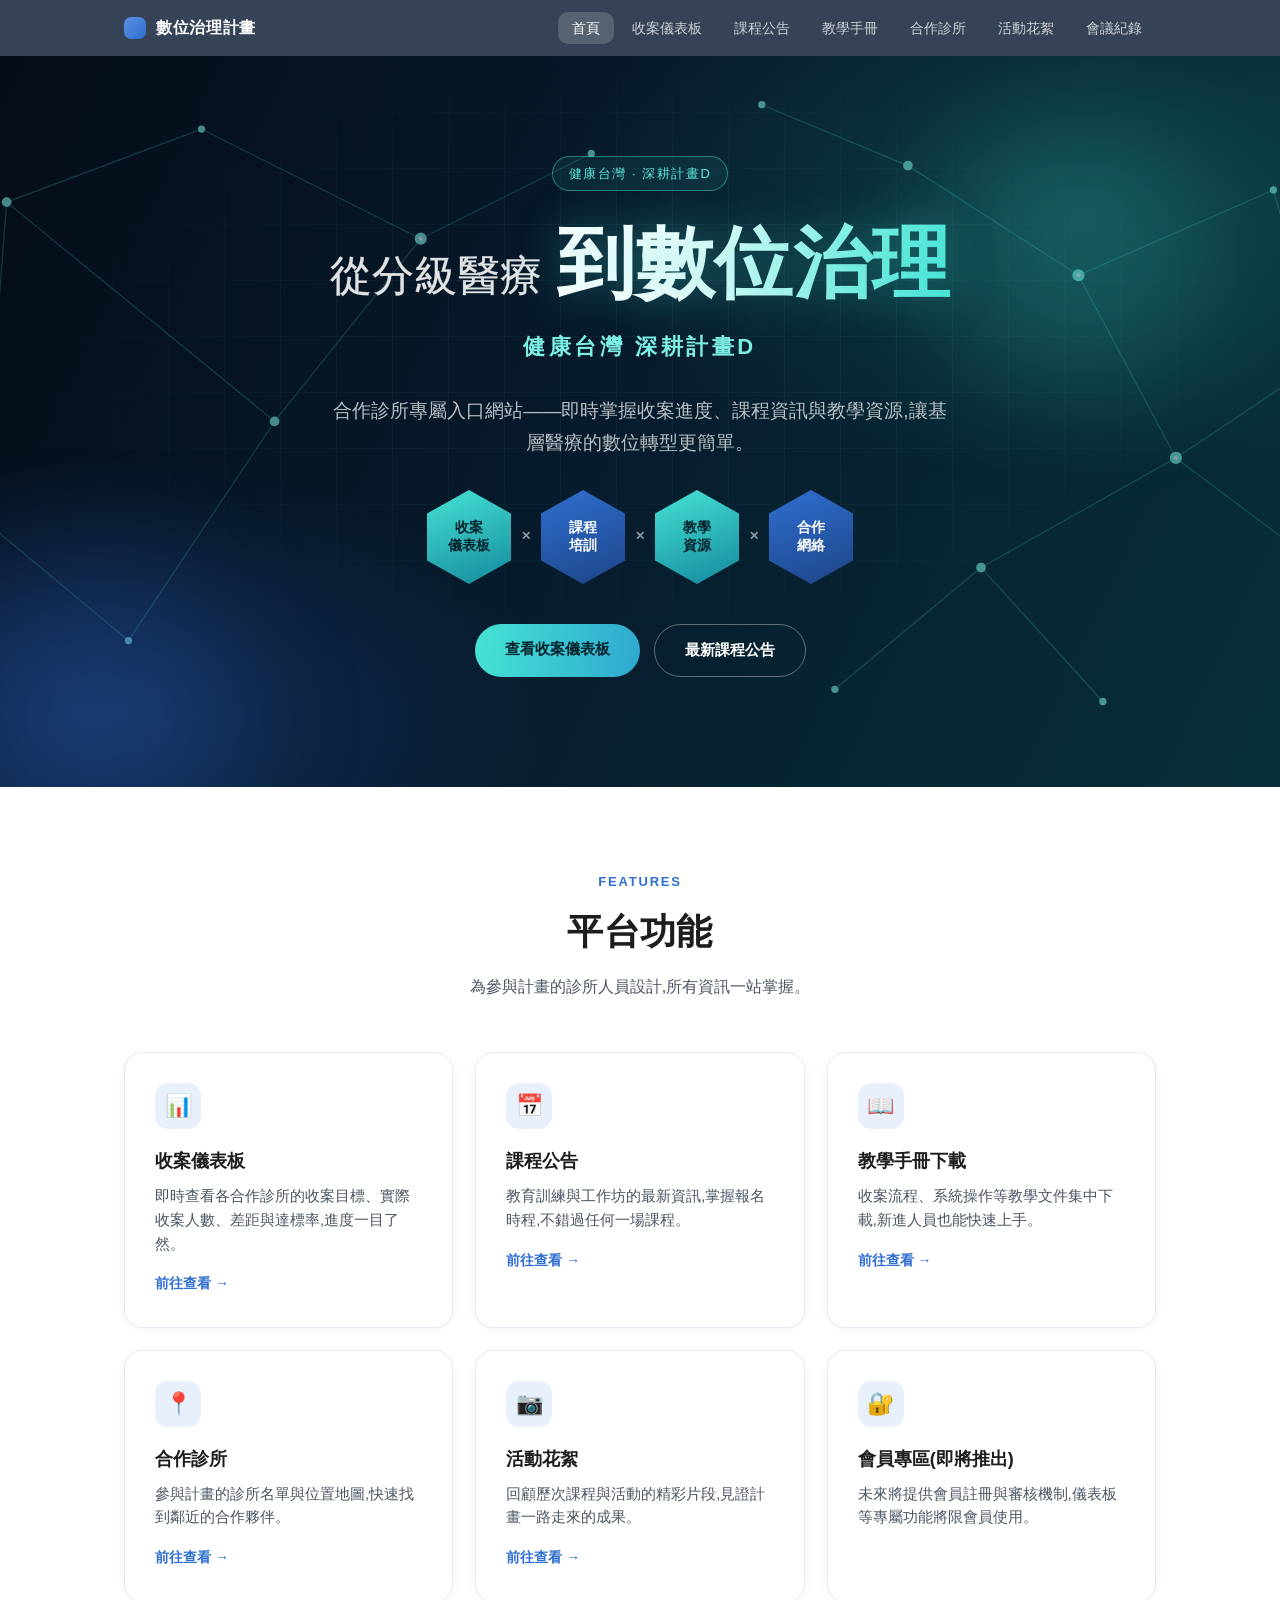
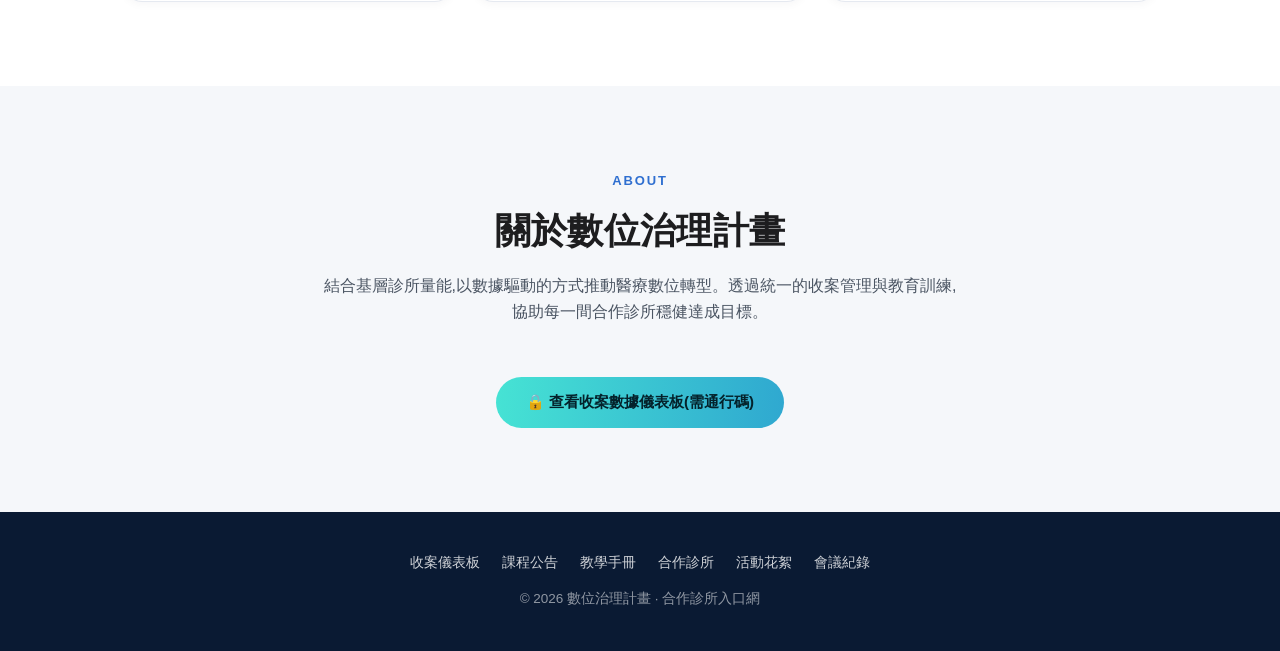
<file: index.html>
<!DOCTYPE html>
<html lang="zh-Hant">
<head>
  <meta charset="UTF-8" />
  <meta name="viewport" content="width=device-width, initial-scale=1.0" />
  <title>數位治理計畫|合作診所入口網</title>
  <meta name="description" content="數位治理計畫合作診所入口網:收案儀表板、課程公告、教學手冊、合作診所與活動花絮。" />
  <link rel="stylesheet" href="assets/style.css?v=2" />
</head>
<body>
  <nav class="nav">
    <div class="nav-inner">
      <a class="nav-brand" href="index.html"><span class="logo-dot"></span>數位治理計畫</a>
      <button class="nav-toggle" aria-label="開啟選單">☰</button>
      <ul class="nav-links">
        <li><a href="index.html" class="active">首頁</a></li>
        <li><a href="dashboard.html">收案儀表板</a></li>
        <li><a href="courses.html">課程公告</a></li>
        <li><a href="handbook.html">教學手冊</a></li>
        <li><a href="clinics.html">合作診所</a></li>
        <li><a href="gallery.html">活動花絮</a></li>
        <li><a href="meetings.html">會議紀錄</a></li>
      </ul>
    </div>
  </nav>

  <!-- 主視覺 -->
  <header class="hero">
    <!-- 科技感網絡背景 -->
    <svg class="hero-net" viewBox="0 0 1200 600" preserveAspectRatio="xMidYMid slice" aria-hidden="true">
      <g stroke="#58e6da" stroke-width="1" opacity="0.35">
        <line x1="80" y1="120" x2="240" y2="60" /><line x1="240" y1="60" x2="420" y2="150" />
        <line x1="420" y1="150" x2="300" y2="300" /><line x1="300" y1="300" x2="80" y2="120" />
        <line x1="300" y1="300" x2="180" y2="480" /><line x1="180" y1="480" x2="60" y2="380" />
        <line x1="60" y1="380" x2="80" y2="120" /><line x1="420" y1="150" x2="560" y2="80" />
        <line x1="820" y1="90" x2="960" y2="180" /><line x1="960" y1="180" x2="1120" y2="110" />
        <line x1="960" y1="180" x2="1040" y2="330" /><line x1="1040" y1="330" x2="1160" y2="420" />
        <line x1="1040" y1="330" x2="880" y2="420" /><line x1="880" y1="420" x2="980" y2="530" />
        <line x1="880" y1="420" x2="760" y2="520" /><line x1="820" y1="90" x2="700" y2="40" />
        <line x1="1120" y1="110" x2="1160" y2="250" /><line x1="1160" y1="250" x2="1040" y2="330" />
      </g>
      <g fill="#7deee4">
        <circle cx="80" cy="120" r="4" /><circle cx="240" cy="60" r="3" /><circle cx="420" cy="150" r="5" />
        <circle cx="300" cy="300" r="4" /><circle cx="180" cy="480" r="3" /><circle cx="60" cy="380" r="3" />
        <circle cx="560" cy="80" r="3" /><circle cx="700" cy="40" r="3" /><circle cx="820" cy="90" r="4" />
        <circle cx="960" cy="180" r="5" /><circle cx="1120" cy="110" r="3" /><circle cx="1160" cy="250" r="4" />
        <circle cx="1040" cy="330" r="5" /><circle cx="880" cy="420" r="4" /><circle cx="1160" cy="420" r="3" />
        <circle cx="980" cy="530" r="3" /><circle cx="760" cy="520" r="3" />
      </g>
      <g fill="#ffffff" opacity="0.85">
        <circle cx="420" cy="150" r="1.6" /><circle cx="960" cy="180" r="1.6" /><circle cx="1040" cy="330" r="1.6" />
      </g>
    </svg>
    <div class="hero-glow g1" aria-hidden="true"></div>
    <div class="hero-glow g2" aria-hidden="true"></div>

    <span class="hero-badge">健康台灣 · 深耕計畫D</span>
    <h1><span class="line1">從分級醫療</span><span class="grad">到數位治理</span></h1>
    <p class="hero-project">健康台灣 深耕計畫D</p>
    <p>合作診所專屬入口網站——即時掌握收案進度、課程資訊與教學資源,讓基層醫療的數位轉型更簡單。</p>

    <!-- 六角形標籤 -->
    <div class="hex-row" aria-hidden="true">
      <span class="hex c1">收案<br />儀表板</span><span class="hex-x">✕</span>
      <span class="hex c2">課程<br />培訓</span><span class="hex-x">✕</span>
      <span class="hex c1">教學<br />資源</span><span class="hex-x">✕</span>
      <span class="hex c2">合作<br />網絡</span>
    </div>

    <div class="hero-actions">
      <a class="btn btn-primary" href="dashboard.html">查看收案儀表板</a>
      <a class="btn btn-ghost" href="courses.html">最新課程公告</a>
    </div>
  </header>

  <!-- 功能導覽 -->
  <section class="section">
    <div class="container">
      <div class="section-head">
        <div class="eyebrow">Features</div>
        <h2>平台功能</h2>
        <p>為參與計畫的診所人員設計,所有資訊一站掌握。</p>
      </div>
      <div class="grid grid-3">
        <a class="card" href="dashboard.html">
          <div class="icon">📊</div>
          <h3>收案儀表板</h3>
          <p>即時查看各合作診所的收案目標、實際收案人數、差距與達標率,進度一目了然。</p>
          <span class="card-link">前往查看 →</span>
        </a>
        <a class="card" href="courses.html">
          <div class="icon">📅</div>
          <h3>課程公告</h3>
          <p>教育訓練與工作坊的最新資訊,掌握報名時程,不錯過任何一場課程。</p>
          <span class="card-link">前往查看 →</span>
        </a>
        <a class="card" href="handbook.html">
          <div class="icon">📖</div>
          <h3>教學手冊下載</h3>
          <p>收案流程、系統操作等教學文件集中下載,新進人員也能快速上手。</p>
          <span class="card-link">前往查看 →</span>
        </a>
        <a class="card" href="clinics.html">
          <div class="icon">📍</div>
          <h3>合作診所</h3>
          <p>參與計畫的診所名單與位置地圖,快速找到鄰近的合作夥伴。</p>
          <span class="card-link">前往查看 →</span>
        </a>
        <a class="card" href="gallery.html">
          <div class="icon">📷</div>
          <h3>活動花絮</h3>
          <p>回顧歷次課程與活動的精彩片段,見證計畫一路走來的成果。</p>
          <span class="card-link">前往查看 →</span>
        </a>
        <div class="card">
          <div class="icon">🔐</div>
          <h3>會員專區(即將推出)</h3>
          <p>未來將提供會員註冊與審核機制,儀表板等專屬功能將限會員使用。</p>
        </div>
      </div>
    </div>
  </section>

  <!-- 計畫簡介 -->
  <section class="section alt">
    <div class="container">
      <div class="section-head">
        <div class="eyebrow">About</div>
        <h2>關於數位治理計畫</h2>
        <p>結合基層診所量能,以數據驅動的方式推動醫療數位轉型。透過統一的收案管理與教育訓練,協助每一間合作診所穩健達成目標。</p>
      </div>
      <div style="text-align:center">
        <a class="btn btn-primary" href="dashboard.html">🔒 查看收案數據儀表板(需通行碼)</a>
      </div>
    </div>
  </section>

  <footer class="footer">
    <div class="foot-links">
      <a href="dashboard.html">收案儀表板</a>
      <a href="courses.html">課程公告</a>
      <a href="handbook.html">教學手冊</a>
      <a href="clinics.html">合作診所</a>
      <a href="gallery.html">活動花絮</a>
      <a href="meetings.html">會議紀錄</a>
    </div>
    © 2026 數位治理計畫 · 合作診所入口網
  </footer>

  <script src="assets/site.js?v=2"></script>
</body>
</html>
</file>
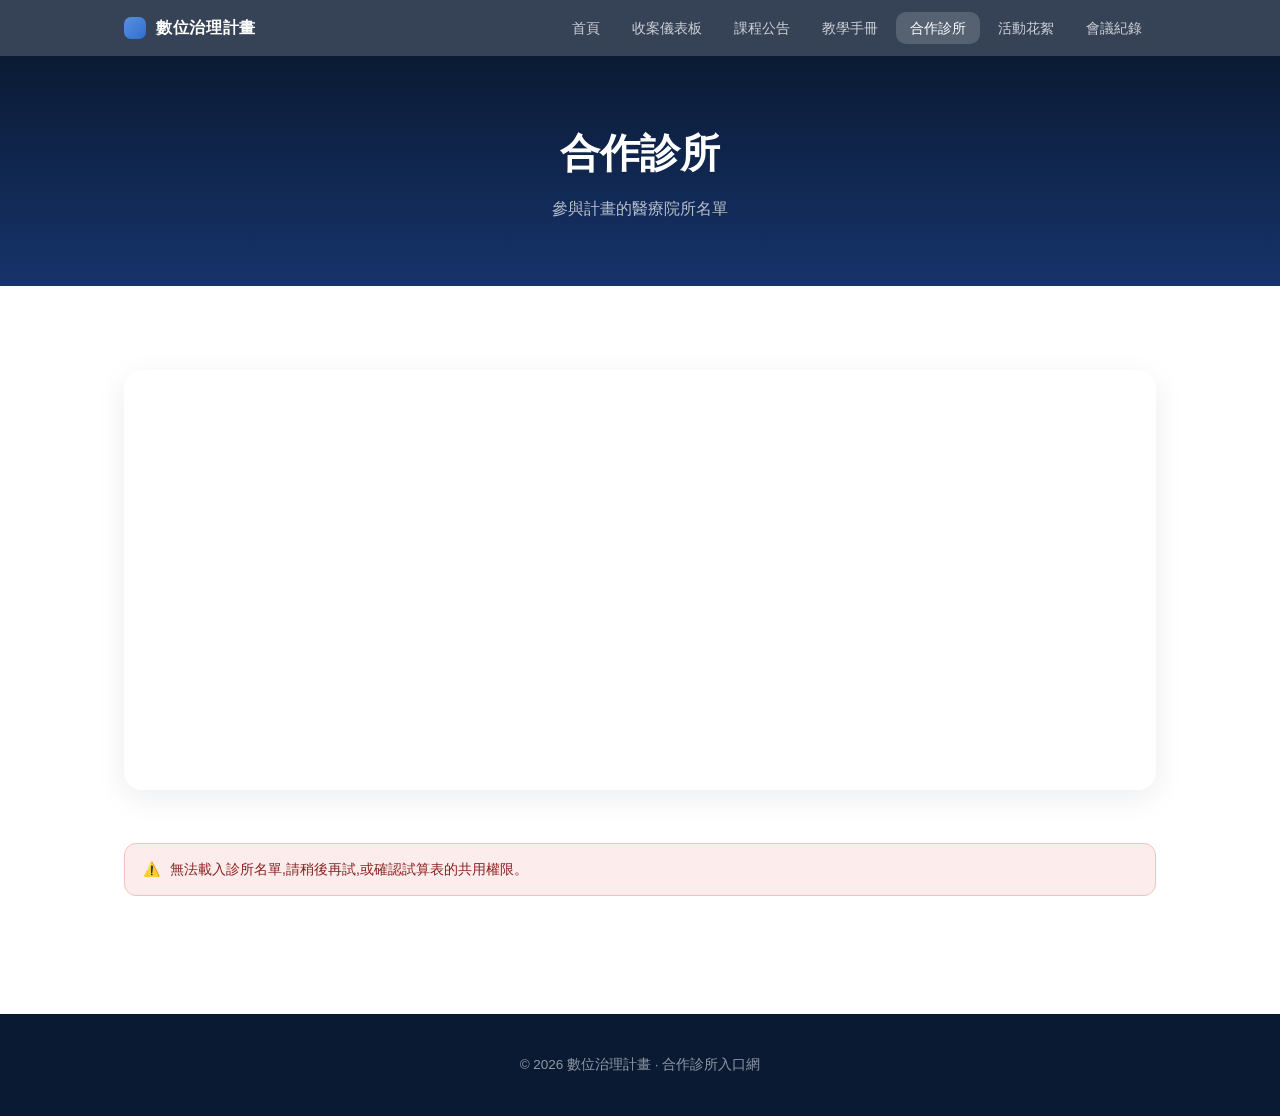
<file: clinics.html>
<!DOCTYPE html>
<html lang="zh-Hant">
<head>
  <meta charset="UTF-8" />
  <meta name="viewport" content="width=device-width, initial-scale=1.0" />
  <title>合作診所|數位治理計畫</title>
  <link rel="stylesheet" href="assets/style.css?v=2" />
</head>
<body>
  <nav class="nav">
    <div class="nav-inner">
      <a class="nav-brand" href="index.html"><span class="logo-dot"></span>數位治理計畫</a>
      <button class="nav-toggle" aria-label="開啟選單">☰</button>
      <ul class="nav-links">
        <li><a href="index.html">首頁</a></li>
        <li><a href="dashboard.html">收案儀表板</a></li>
        <li><a href="courses.html">課程公告</a></li>
        <li><a href="handbook.html">教學手冊</a></li>
        <li><a href="clinics.html" class="active">合作診所</a></li>
        <li><a href="gallery.html">活動花絮</a></li>
        <li><a href="meetings.html">會議紀錄</a></li>
      </ul>
    </div>
  </nav>

  <header class="page-hero">
    <h1>合作診所</h1>
    <p id="clinic-count">參與計畫的醫療院所名單</p>
  </header>

  <section class="section">
    <div class="container">
      <!-- Google 我的地圖:標記所有合作診所 -->
      <iframe
        class="map-embed"
        src="https://www.google.com/maps/d/embed?mid=1txiU2GlLm9NlKhlY9NPNWgPHbP7zquQ"
        loading="lazy"
        referrerpolicy="no-referrer-when-downgrade"
        title="合作診所地圖">
      </iframe>

      <div class="grid grid-3" id="clinic-grid">
        <div class="notice" style="grid-column:1/-1">
          <span>⏳</span><span>診所名單載入中…</span>
        </div>
      </div>
    </div>
  </section>

  <footer class="footer">© 2026 數位治理計畫 · 合作診所入口網</footer>
  <script src="assets/site.js?v=2"></script>
  <script src="assets/clinics.js?v=2"></script>
</body>
</html>
</file>
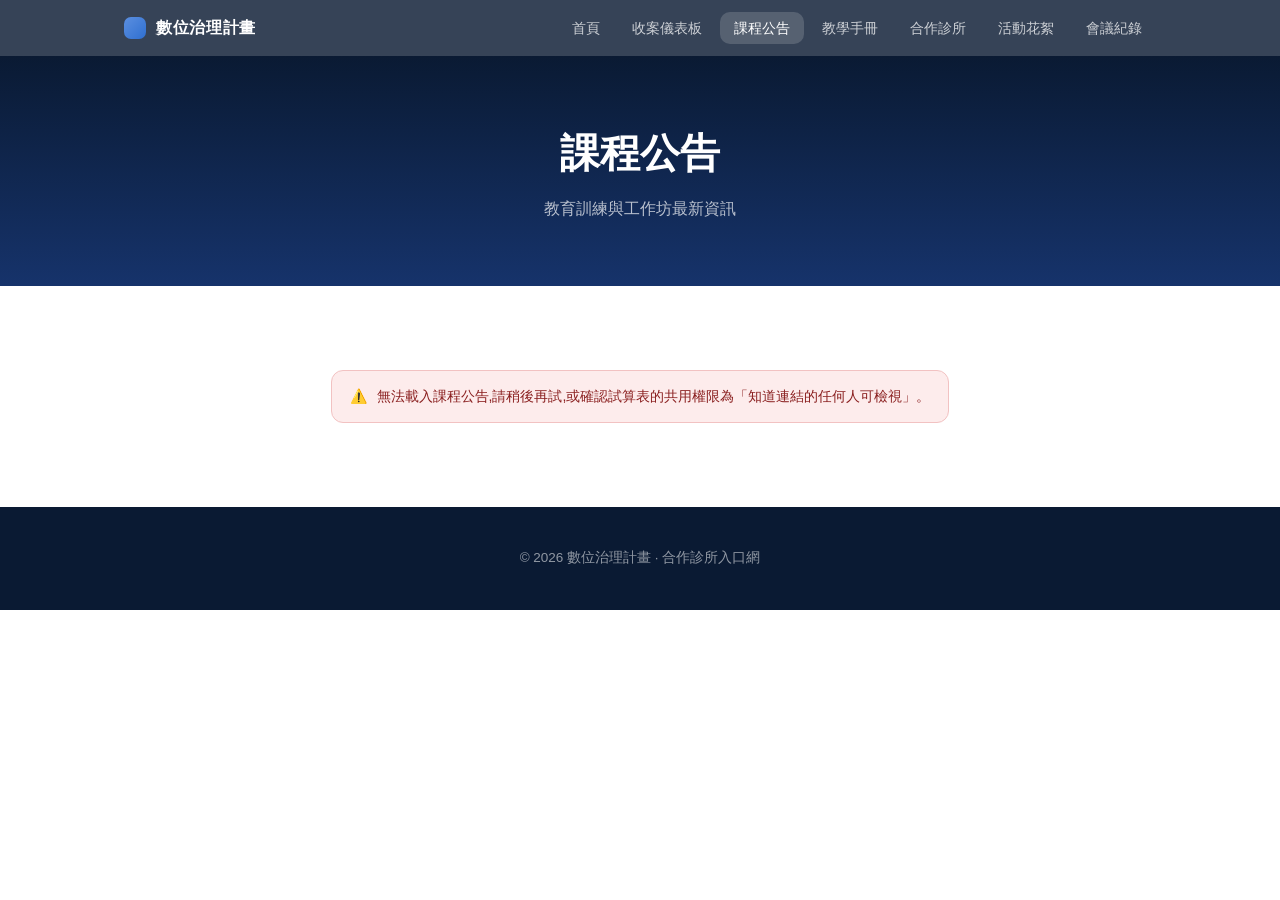
<file: courses.html>
<!DOCTYPE html>
<html lang="zh-Hant">
<head>
  <meta charset="UTF-8" />
  <meta name="viewport" content="width=device-width, initial-scale=1.0" />
  <title>課程公告|數位治理計畫</title>
  <link rel="stylesheet" href="assets/style.css?v=2" />
</head>
<body>
  <nav class="nav">
    <div class="nav-inner">
      <a class="nav-brand" href="index.html"><span class="logo-dot"></span>數位治理計畫</a>
      <button class="nav-toggle" aria-label="開啟選單">☰</button>
      <ul class="nav-links">
        <li><a href="index.html">首頁</a></li>
        <li><a href="dashboard.html">收案儀表板</a></li>
        <li><a href="courses.html" class="active">課程公告</a></li>
        <li><a href="handbook.html">教學手冊</a></li>
        <li><a href="clinics.html">合作診所</a></li>
        <li><a href="gallery.html">活動花絮</a></li>
        <li><a href="meetings.html">會議紀錄</a></li>
      </ul>
    </div>
  </nav>

  <header class="page-hero">
    <h1>課程公告</h1>
    <p>教育訓練與工作坊最新資訊</p>
  </header>

  <section class="section">
    <div class="container">
      <div class="post-list" id="course-list">
        <div class="notice" style="max-width:780px;margin:0 auto">
          <span>⏳</span><span>課程資料載入中…</span>
        </div>
      </div>
    </div>
  </section>

  <footer class="footer">© 2026 數位治理計畫 · 合作診所入口網</footer>
  <script src="assets/site.js?v=2"></script>
  <script src="assets/courses.js?v=2"></script>
</body>
</html>
</file>
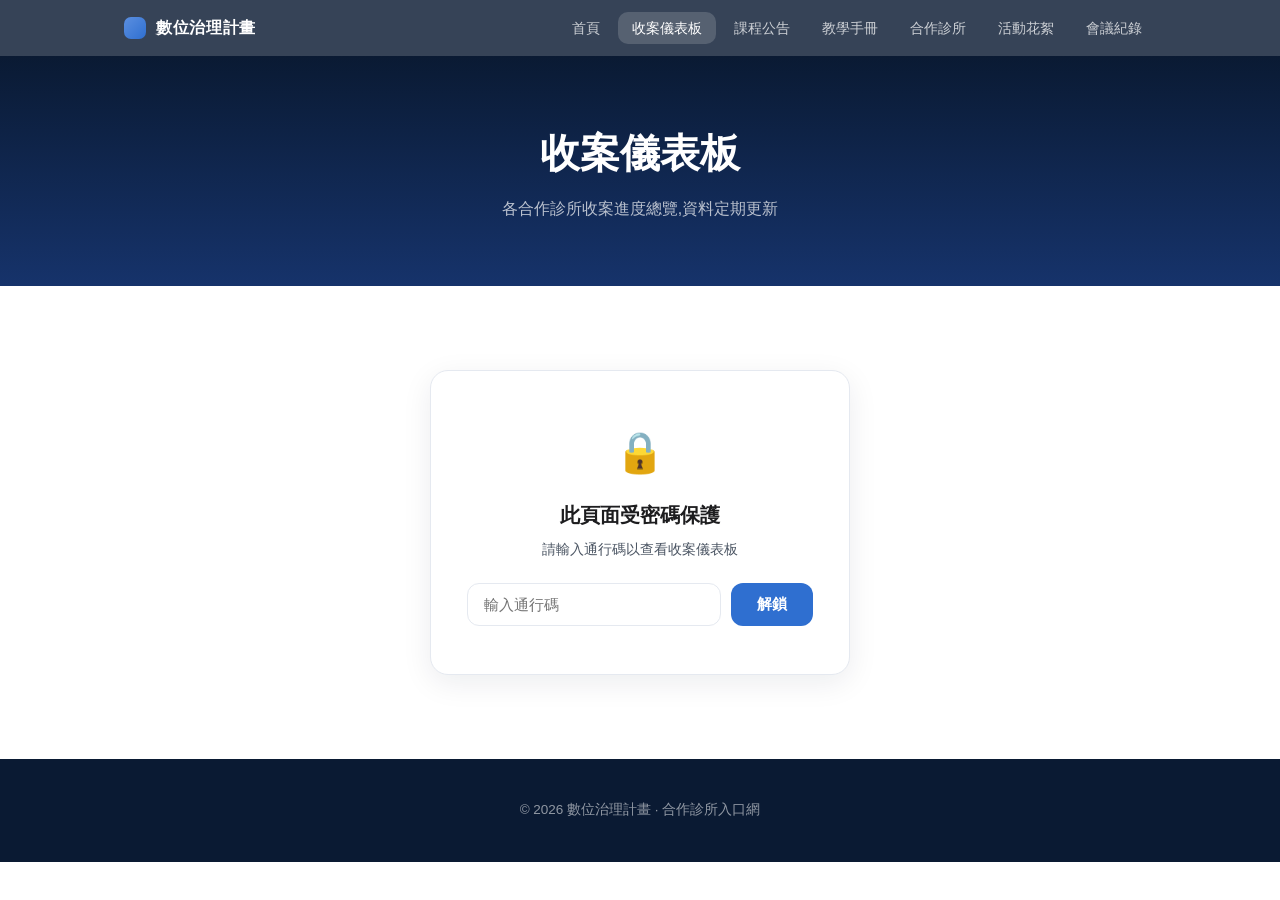
<file: dashboard.html>
<!DOCTYPE html>
<html lang="zh-Hant">
<head>
  <meta charset="UTF-8" />
  <meta name="viewport" content="width=device-width, initial-scale=1.0" />
  <title>收案儀表板|數位治理計畫</title>
  <link rel="stylesheet" href="assets/style.css?v=2" />
</head>
<body>
  <nav class="nav">
    <div class="nav-inner">
      <a class="nav-brand" href="index.html"><span class="logo-dot"></span>數位治理計畫</a>
      <button class="nav-toggle" aria-label="開啟選單">☰</button>
      <ul class="nav-links">
        <li><a href="index.html">首頁</a></li>
        <li><a href="dashboard.html" class="active">收案儀表板</a></li>
        <li><a href="courses.html">課程公告</a></li>
        <li><a href="handbook.html">教學手冊</a></li>
        <li><a href="clinics.html">合作診所</a></li>
        <li><a href="gallery.html">活動花絮</a></li>
        <li><a href="meetings.html">會議紀錄</a></li>
      </ul>
    </div>
  </nav>

  <header class="page-hero">
    <h1>收案儀表板</h1>
    <p>各合作診所收案進度總覽,資料定期更新</p>
  </header>

  <section class="section">
    <div class="container">
      <!-- 密碼鎖定畫面 -->
      <div class="lock-panel" id="lock-panel">
        <div class="lock-icon">🔒</div>
        <h2>此頁面受密碼保護</h2>
        <p>請輸入通行碼以查看收案儀表板</p>
        <form id="lock-form">
          <input type="password" id="lock-input" placeholder="輸入通行碼" autocomplete="current-password" />
          <button type="submit" class="btn btn-unlock">解鎖</button>
        </form>
        <p class="lock-error" id="lock-error" style="display:none">通行碼錯誤,請再試一次</p>
      </div>

      <!-- 解鎖後顯示的內容 -->
      <div id="dash-content" style="display:none">
      <div class="notice">
        <span>💡</span>
        <span id="data-source-note">資料載入中…</span>
      </div>
      <div class="notice error" id="load-error" style="display:none">
        <span>⚠️</span>
        <span></span>
      </div>

      <!-- 總覽 -->
      <div class="stat-row">
        <div class="stat-tile"><div class="label">參與診所</div><div class="value" id="stat-clinics">–</div></div>
        <div class="stat-tile"><div class="label">收案總目標</div><div class="value"><span id="stat-target">–</span><small>人</small></div></div>
        <div class="stat-tile"><div class="label">實際收案(不含中榮)</div><div class="value"><span id="stat-actual">–</span><small>人</small></div></div>
        <div class="stat-tile"><div class="label">整體達標率</div><div class="value"><span id="stat-rate">–</span><small>%</small></div></div>
      </div>

      <!-- 各診所達標率指針儀表 -->
      <div class="gauge-grid" id="clinic-list"></div>

      <!-- 明細表 -->
      <div class="table-scroll">
        <table class="data">
          <thead>
            <tr>
              <th>醫療院所名稱</th>
              <th class="num" id="th-target">收案目標</th>
              <th class="num" id="th-actual">實際收案</th>
              <th class="num">距目標差距</th>
              <th class="num">達標率</th>
            </tr>
          </thead>
          <tbody id="table-body"></tbody>
        </table>
      </div>
      </div><!-- /#dash-content -->
    </div>
  </section>

  <footer class="footer">© 2026 數位治理計畫 · 合作診所入口網</footer>

  <script src="assets/site.js?v=2"></script>
  <script src="assets/dashboard.js?v=3"></script>
</body>
</html>
</file>
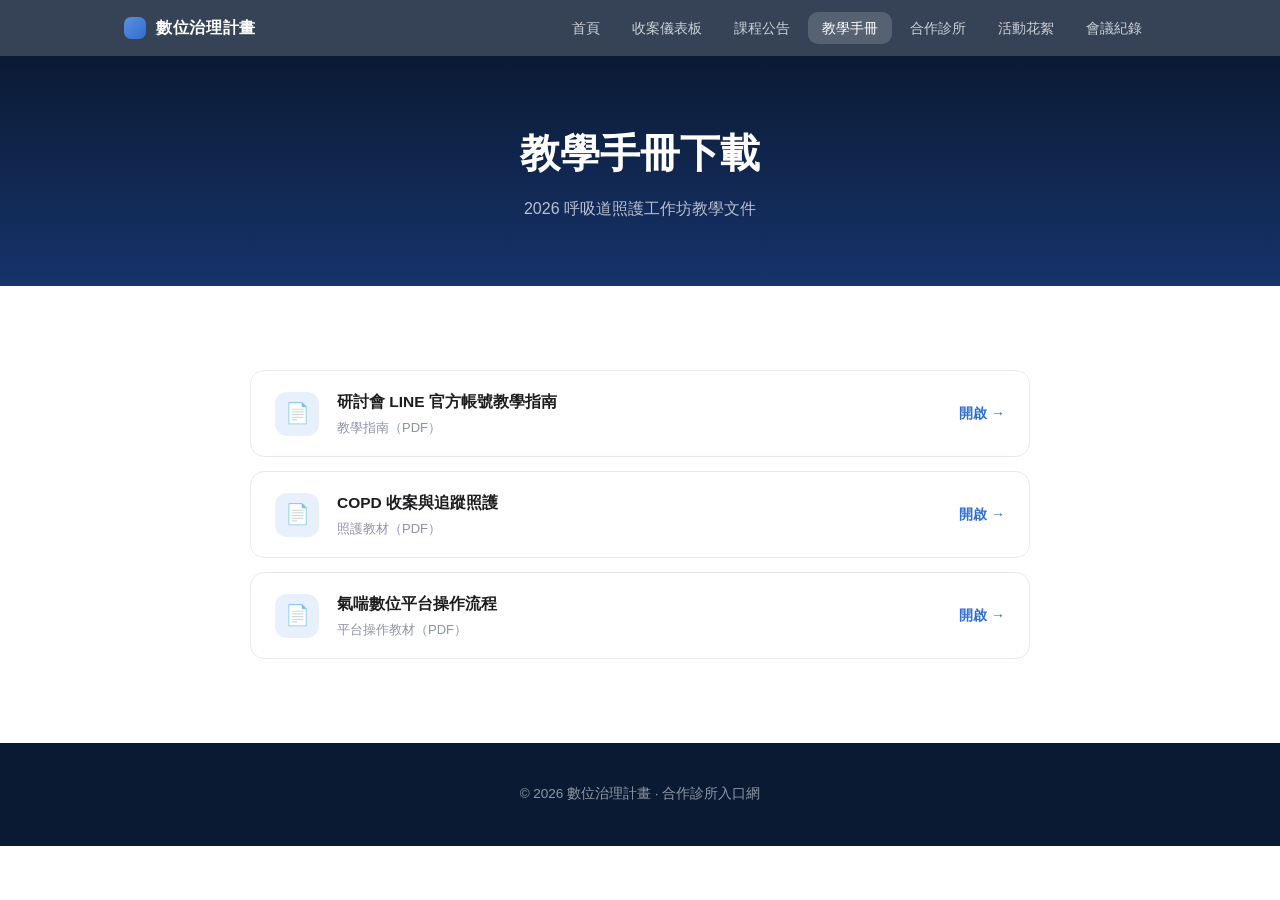
<file: handbook.html>
<!DOCTYPE html>
<html lang="zh-Hant">
<head>
  <meta charset="UTF-8" />
  <meta name="viewport" content="width=device-width, initial-scale=1.0" />
  <title>教學手冊下載|數位治理計畫</title>
  <link rel="stylesheet" href="assets/style.css?v=2" />
</head>
<body>
  <nav class="nav">
    <div class="nav-inner">
      <a class="nav-brand" href="index.html"><span class="logo-dot"></span>數位治理計畫</a>
      <button class="nav-toggle" aria-label="開啟選單">☰</button>
      <ul class="nav-links">
        <li><a href="index.html">首頁</a></li>
        <li><a href="dashboard.html">收案儀表板</a></li>
        <li><a href="courses.html">課程公告</a></li>
        <li><a href="handbook.html" class="active">教學手冊</a></li>
        <li><a href="clinics.html">合作診所</a></li>
        <li><a href="gallery.html">活動花絮</a></li>
        <li><a href="meetings.html">會議紀錄</a></li>
      </ul>
    </div>
  </nav>

  <header class="page-hero">
    <h1>教學手冊下載</h1>
    <p>2026 呼吸道照護工作坊教學文件</p>
  </header>

  <section class="section">
    <div class="container">
      <div class="download-list">
        <a class="download-item" href="https://drive.google.com/file/d/1p5GELZ5BvF2JRXf1Mxg4T3fwaQmPxWcp/view" target="_blank" rel="noopener">
          <div class="file-icon">📄</div>
          <div class="info">
            <h3>研討會 LINE 官方帳號教學指南</h3>
            <p>教學指南（PDF）</p>
          </div>
          <span class="dl">開啟 →</span>
        </a>
        <a class="download-item" href="https://drive.google.com/file/d/1HucQhKi8pwO4ThFYIqxw9qJN5OWSZiB7/view" target="_blank" rel="noopener">
          <div class="file-icon">📄</div>
          <div class="info">
            <h3>COPD 收案與追蹤照護</h3>
            <p>照護教材（PDF）</p>
          </div>
          <span class="dl">開啟 →</span>
        </a>
        <a class="download-item" href="https://drive.google.com/file/d/1CupxLZrbwFlnDVX1eZLc7tS4z6RO8GMs/view?usp=drive_link" target="_blank" rel="noopener">
          <div class="file-icon">📄</div>
          <div class="info">
            <h3>氣喘數位平台操作流程</h3>
            <p>平台操作教材（PDF）</p>
          </div>
          <span class="dl">開啟 →</span>
        </a>
      </div>
    </div>
  </section>

  <footer class="footer">© 2026 數位治理計畫 · 合作診所入口網</footer>
  <script src="assets/site.js?v=2"></script>
</body>
</html>
</file>
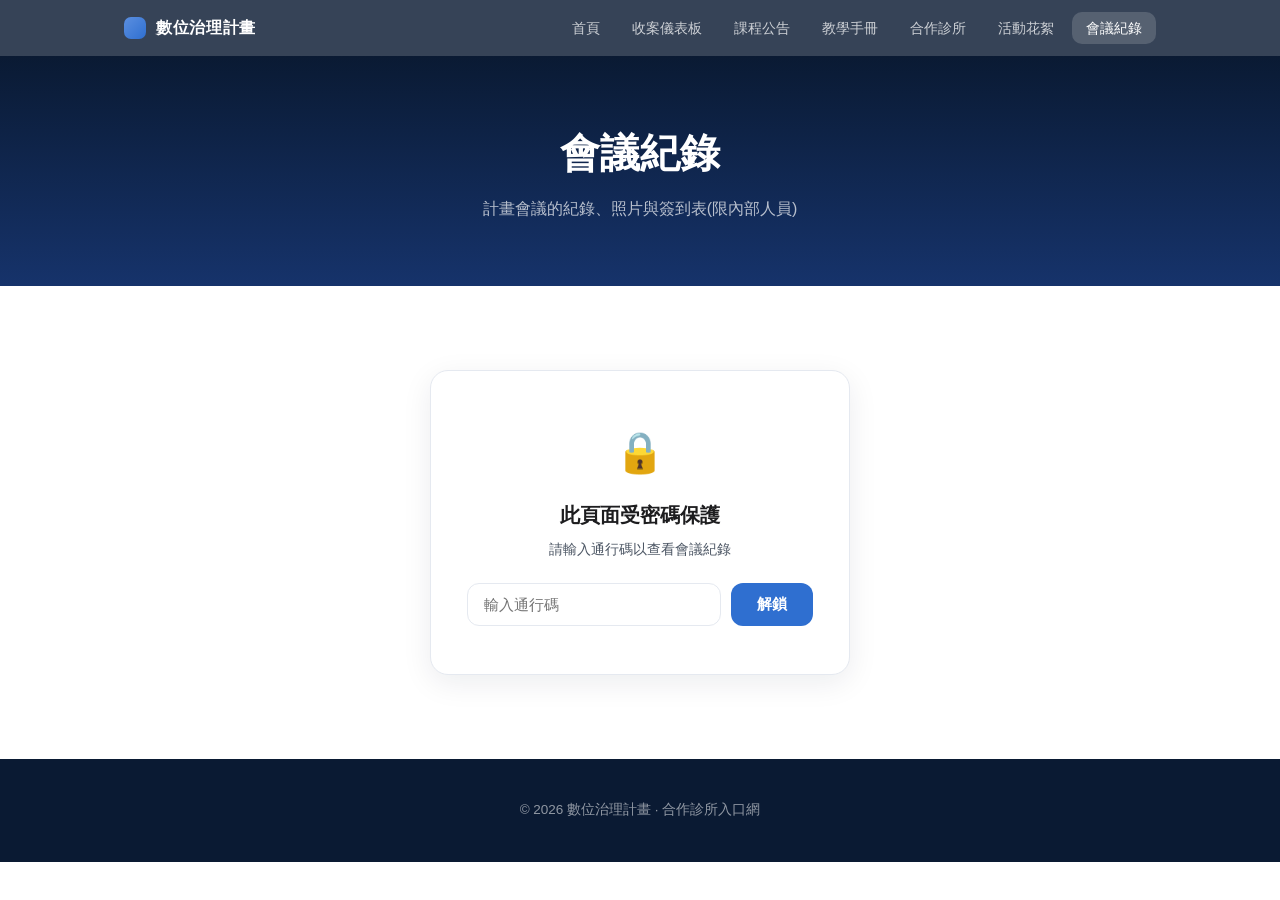
<file: meetings.html>
<!DOCTYPE html>
<html lang="zh-Hant">
<head>
  <meta charset="UTF-8" />
  <meta name="viewport" content="width=device-width, initial-scale=1.0" />
  <title>會議紀錄|數位治理計畫</title>
  <meta name="robots" content="noindex" />
  <link rel="stylesheet" href="assets/style.css?v=2" />
</head>
<body>
  <nav class="nav">
    <div class="nav-inner">
      <a class="nav-brand" href="index.html"><span class="logo-dot"></span>數位治理計畫</a>
      <button class="nav-toggle" aria-label="開啟選單">☰</button>
      <ul class="nav-links">
        <li><a href="index.html">首頁</a></li>
        <li><a href="dashboard.html">收案儀表板</a></li>
        <li><a href="courses.html">課程公告</a></li>
        <li><a href="handbook.html">教學手冊</a></li>
        <li><a href="clinics.html">合作診所</a></li>
        <li><a href="gallery.html">活動花絮</a></li>
        <li><a href="meetings.html" class="active">會議紀錄</a></li>
      </ul>
    </div>
  </nav>

  <header class="page-hero">
    <h1>會議紀錄</h1>
    <p>計畫會議的紀錄、照片與簽到表(限內部人員)</p>
  </header>

  <section class="section">
    <div class="container">
      <!-- 密碼鎖定畫面 -->
      <div class="lock-panel" id="lock-panel">
        <div class="lock-icon">🔒</div>
        <h2>此頁面受密碼保護</h2>
        <p>請輸入通行碼以查看會議紀錄</p>
        <form id="lock-form">
          <input type="password" id="lock-input" placeholder="輸入通行碼" autocomplete="current-password" />
          <button type="submit" class="btn btn-unlock">解鎖</button>
        </form>
        <p class="lock-error" id="lock-error" style="display:none">通行碼錯誤,請再試一次</p>
      </div>

      <!-- 解鎖後顯示的內容 -->
      <div id="meeting-content" style="display:none">
        <div class="post-list" id="meeting-list"></div>
      </div>
    </div>
  </section>

  <footer class="footer">© 2026 數位治理計畫 · 合作診所入口網</footer>
  <script src="assets/site.js?v=2"></script>
  <script src="assets/meetings.js?v=2"></script>
</body>
</html>
</file>
<file: assets/style.css>
/* ============ 基礎設定:深藍 + 白,Apple 風格簡約 ============ */
:root {
  --navy-900: #0a1a33;
  --navy-800: #10254a;
  --navy-700: #16336b;
  --navy-600: #1d4488;
  --blue-500: #2f6fd0;
  --blue-400: #5b8fe0;
  --blue-100: #e8f0fb;
  --ink: #1d1d1f;
  --ink-secondary: #4b5563;
  --ink-muted: #8a94a6;
  --surface: #ffffff;
  --surface-alt: #f5f7fa;
  --line: #e5e9f0;
  --good: #1a7f4b;
  --warn: #b45309;
  --radius: 18px;
  --shadow: 0 8px 30px rgba(10, 26, 51, 0.08);
}

* { margin: 0; padding: 0; box-sizing: border-box; }

html { scroll-behavior: smooth; }

body {
  font-family: -apple-system, BlinkMacSystemFont, "SF Pro TC", "PingFang TC",
    "Noto Sans TC", "Microsoft JhengHei", "Segoe UI", sans-serif;
  color: var(--ink);
  background: var(--surface);
  line-height: 1.65;
  -webkit-font-smoothing: antialiased;
}

img { max-width: 100%; display: block; }
a { color: inherit; text-decoration: none; }

.container { max-width: 1080px; margin: 0 auto; padding: 0 24px; }

/* ============ 導覽列 ============ */
.nav {
  position: sticky; top: 0; z-index: 100;
  background: rgba(10, 26, 51, 0.82);
  backdrop-filter: saturate(180%) blur(20px);
  -webkit-backdrop-filter: saturate(180%) blur(20px);
}
.nav-inner {
  max-width: 1080px; margin: 0 auto; padding: 0 24px;
  display: flex; align-items: center; justify-content: space-between;
  height: 56px;
}
.nav-brand {
  color: #fff; font-weight: 700; font-size: 16px; letter-spacing: 0.04em;
  display: flex; align-items: center; gap: 10px;
}
.nav-brand .logo-dot {
  width: 22px; height: 22px; border-radius: 7px;
  background: linear-gradient(135deg, var(--blue-400), var(--blue-500));
  display: inline-block; flex: none;
}
.nav-links { display: flex; gap: 4px; list-style: none; }
.nav-links a {
  color: rgba(255, 255, 255, 0.75); font-size: 14px;
  padding: 8px 14px; border-radius: 10px; transition: 0.2s;
  white-space: nowrap;
}
.nav-links a:hover { color: #fff; background: rgba(255, 255, 255, 0.1); }
.nav-links a.active { color: #fff; background: rgba(255, 255, 255, 0.16); }

.nav-toggle {
  display: none; background: none; border: 0; color: #fff;
  font-size: 22px; cursor: pointer; padding: 6px 10px;
}

@media (max-width: 820px) {
  .nav-toggle { display: block; }
  .nav-links {
    display: none; position: absolute; top: 56px; left: 0; right: 0;
    flex-direction: column; gap: 0; padding: 8px 16px 16px;
    background: rgba(10, 26, 51, 0.96);
    backdrop-filter: blur(20px);
  }
  .nav-links.open { display: flex; }
  .nav-links a { padding: 12px 14px; font-size: 15px; }
}

/* ============ 主視覺 Hero(科技感深色 + 青綠光網絡) ============ */
.hero {
  position: relative; overflow: hidden;
  background:
    radial-gradient(900px 460px at 85% 20%, rgba(45, 212, 191, 0.16), transparent 60%),
    radial-gradient(700px 400px at 8% 90%, rgba(29, 68, 136, 0.5), transparent 65%),
    linear-gradient(115deg, #050d18 0%, #071a2b 45%, #073039 100%);
  color: #fff;
  text-align: center;
  padding: 100px 24px 110px;
}
.hero::before {
  content: "";
  position: absolute; inset: 0;
  background-image:
    linear-gradient(rgba(120, 235, 225, 0.05) 1px, transparent 1px),
    linear-gradient(90deg, rgba(120, 235, 225, 0.05) 1px, transparent 1px);
  background-size: 56px 56px;
  mask-image: radial-gradient(ellipse 70% 60% at 50% 40%, #000 30%, transparent 75%);
  -webkit-mask-image: radial-gradient(ellipse 70% 60% at 50% 40%, #000 30%, transparent 75%);
  pointer-events: none;
}
.hero-net {
  position: absolute; inset: 0; width: 100%; height: 100%;
  pointer-events: none; opacity: 0.55;
}
.hero-glow {
  position: absolute; border-radius: 50%; filter: blur(60px); pointer-events: none;
}
.hero-glow.g1 { width: 260px; height: 260px; right: 6%; top: 10%; background: rgba(70, 227, 212, 0.18); }
.hero-glow.g2 { width: 300px; height: 300px; left: -60px; bottom: -80px; background: rgba(47, 111, 208, 0.22); }
.hero > *:not(.hero-net):not(.hero-glow) { position: relative; z-index: 1; }
.hero-badge {
  display: inline-block; font-size: 13px; letter-spacing: 0.12em;
  color: #63e8db; border: 1px solid rgba(70, 227, 212, 0.45);
  border-radius: 999px; padding: 6px 16px; margin-bottom: 26px;
  background: rgba(70, 227, 212, 0.08);
}
.hero h1 {
  display: flex; align-items: baseline; justify-content: center; flex-wrap: wrap;
  column-gap: 14px; letter-spacing: 0.02em; line-height: 1.2; margin-bottom: 18px;
}
.hero h1 .line1 {
  font-size: clamp(24px, 4vw, 42px); font-weight: 500;
  color: rgba(255, 255, 255, 0.88);
  -webkit-text-stroke: 0.5px rgba(255, 255, 255, 0.6);
}
.hero h1 .grad {
  font-size: clamp(40px, 7.5vw, 78px); font-weight: 800;
  background: linear-gradient(100deg, #ffffff 30%, #7deee4 75%, #46e3d4);
  -webkit-background-clip: text; background-clip: text; color: transparent;
  text-shadow: 0 0 46px rgba(70, 227, 212, 0.35);
}
.hero p {
  font-size: clamp(15px, 2vw, 19px); color: rgba(255, 255, 255, 0.72);
  max-width: 620px; margin: 0 auto 32px;
}
.hero-project {
  font-size: clamp(17px, 2.4vw, 22px) !important; font-weight: 700;
  letter-spacing: 0.16em; color: #7deee4 !important;
  margin: 4px auto 30px !important;
}
/* 六角形標籤列 */
.hex-row {
  display: flex; gap: 10px; align-items: center; justify-content: center;
  flex-wrap: wrap; margin-bottom: 40px;
}
.hex {
  width: 84px; height: 94px;
  clip-path: polygon(50% 0, 100% 25%, 100% 75%, 50% 100%, 0 75%, 0 25%);
  display: flex; align-items: center; justify-content: center;
  font-size: 13.5px; font-weight: 700; line-height: 1.35; text-align: center;
}
.hex.c1 { background: linear-gradient(160deg, #46e3d4, #14899d); color: #04222b; }
.hex.c2 { background: linear-gradient(160deg, #2f6fd0, #1d4488); color: #fff; }
.hex-x { color: rgba(255, 255, 255, 0.55); font-size: 12px; font-weight: 700; }
.hero-actions { display: flex; gap: 14px; justify-content: center; flex-wrap: wrap; }
.btn {
  display: inline-block; padding: 13px 30px; border-radius: 999px;
  font-size: 15px; font-weight: 600; transition: 0.2s;
}
.btn-primary { background: linear-gradient(95deg, #46e3d4, #2fa8d0); color: #04222b; }
.btn-primary:hover { filter: brightness(1.08); transform: translateY(-1px); }
.btn-ghost { border: 1px solid rgba(255, 255, 255, 0.35); color: #fff; }
.btn-ghost:hover { background: rgba(255, 255, 255, 0.1); }

/* ============ 區塊通用 ============ */
.section { padding: 84px 0; }
.section.alt { background: var(--surface-alt); }
.section-head { text-align: center; max-width: 640px; margin: 0 auto 52px; }
.section-head .eyebrow {
  font-size: 13px; font-weight: 600; letter-spacing: 0.14em;
  color: var(--blue-500); text-transform: uppercase; margin-bottom: 10px;
}
.section-head h2 { font-size: clamp(26px, 4vw, 36px); font-weight: 700; letter-spacing: 0.01em; }
.section-head p { color: var(--ink-secondary); margin-top: 12px; font-size: 16px; }

/* 頁面頂部橫幅(內頁) */
.page-hero {
  background: linear-gradient(180deg, var(--navy-900), var(--navy-700));
  color: #fff; text-align: center; padding: 64px 24px;
}
.page-hero h1 { font-size: clamp(28px, 4.5vw, 40px); font-weight: 700; }
.page-hero p { color: rgba(255, 255, 255, 0.7); margin-top: 10px; font-size: 16px; }

/* ============ 卡片格線 ============ */
.grid { display: grid; gap: 22px; }
.grid-3 { grid-template-columns: repeat(3, 1fr); }
.grid-2 { grid-template-columns: repeat(2, 1fr); }
@media (max-width: 900px) { .grid-3 { grid-template-columns: repeat(2, 1fr); } }
@media (max-width: 620px) { .grid-3, .grid-2 { grid-template-columns: 1fr; } }

.card {
  background: var(--surface); border: 1px solid var(--line);
  border-radius: var(--radius); padding: 30px;
  transition: 0.25s; box-shadow: 0 2px 10px rgba(10, 26, 51, 0.04);
}
.card:hover { transform: translateY(-4px); box-shadow: var(--shadow); }
.card .icon {
  width: 46px; height: 46px; border-radius: 13px;
  background: var(--blue-100); color: var(--blue-500);
  display: flex; align-items: center; justify-content: center;
  font-size: 22px; margin-bottom: 18px;
}
.card h3 { font-size: 18px; font-weight: 700; margin-bottom: 8px; }
.card p { font-size: 14.5px; color: var(--ink-secondary); }
.card .card-link {
  display: inline-block; margin-top: 16px; font-size: 14px;
  font-weight: 600; color: var(--blue-500);
}
.card .card-link:hover { text-decoration: underline; }

/* ============ 儀表板 ============ */
.notice {
  display: flex; gap: 10px; align-items: flex-start;
  background: #fff8e6; border: 1px solid #f0dfae; color: #7a5b09;
  border-radius: 12px; padding: 14px 18px; font-size: 14px; margin-bottom: 34px;
}

.stat-row { display: grid; grid-template-columns: repeat(4, 1fr); gap: 18px; margin-bottom: 44px; }
@media (max-width: 820px) { .stat-row { grid-template-columns: repeat(2, 1fr); } }
.stat-tile {
  background: var(--surface); border: 1px solid var(--line);
  border-radius: var(--radius); padding: 22px 24px;
}
.stat-tile .label { font-size: 13px; color: var(--ink-muted); font-weight: 600; }
.stat-tile .value { font-size: clamp(26px, 3.5vw, 34px); font-weight: 700; letter-spacing: 0.01em; margin-top: 4px; }
.stat-tile .value small { font-size: 0.55em; font-weight: 600; color: var(--ink-muted); margin-left: 2px; }

/* 指針儀表卡片 */
.gauge-grid {
  display: grid; grid-template-columns: repeat(4, 1fr); gap: 18px;
}
@media (max-width: 1000px) { .gauge-grid { grid-template-columns: repeat(3, 1fr); } }
@media (max-width: 720px) { .gauge-grid { grid-template-columns: repeat(2, 1fr); } }
@media (max-width: 460px) { .gauge-grid { grid-template-columns: 1fr; } }
.gauge-card {
  background: var(--surface); border: 1px solid var(--line);
  border-radius: var(--radius); padding: 20px 16px 18px;
  text-align: center; transition: 0.2s;
  display: flex; flex-direction: column; align-items: center; gap: 6px;
}
.gauge-card:hover { transform: translateY(-3px); box-shadow: var(--shadow); }
.gauge { width: 116px; height: 71px; }
.gauge-value {
  font-size: 24px; font-weight: 700; font-variant-numeric: tabular-nums;
  margin-top: 2px; line-height: 1;
}
.gauge-value small { font-size: 0.6em; font-weight: 600; }
.gauge-value.na-text { color: var(--ink-muted); }
.gauge-name { font-size: 14.5px; font-weight: 700; margin-top: 10px; line-height: 1.4; }
.gauge-nums { font-size: 12.5px; color: var(--ink-secondary); }
.gauge-card .rate-badge { font-size: 12.5px; padding: 4px 12px; margin-top: 4px; }

.clinic-list { display: flex; flex-direction: column; gap: 16px; }
.clinic-row {
  background: var(--surface); border: 1px solid var(--line);
  border-radius: var(--radius); padding: 20px 26px;
  display: grid; grid-template-columns: 1.4fr 2.2fr auto; gap: 20px; align-items: center;
}
@media (max-width: 720px) { .clinic-row { grid-template-columns: 1fr; gap: 12px; } }
.clinic-row .name { font-weight: 700; font-size: 16px; }
.clinic-row .meta { font-size: 13px; color: var(--ink-muted); margin-top: 2px; }
.progress-wrap { min-width: 0; }
.progress-nums {
  display: flex; justify-content: space-between;
  font-size: 13px; color: var(--ink-secondary); margin-bottom: 7px;
}
.progress-track {
  height: 10px; background: var(--blue-100); border-radius: 999px; overflow: hidden;
}
.progress-fill {
  height: 100%; border-radius: 999px;
  background: linear-gradient(90deg, var(--blue-400), var(--blue-500));
  transition: width 0.8s cubic-bezier(0.22, 1, 0.36, 1);
}
.rate-badge {
  font-size: 14px; font-weight: 700; padding: 7px 16px; border-radius: 999px;
  white-space: nowrap; justify-self: end;
}
@media (max-width: 720px) { .rate-badge { justify-self: start; } }
.rate-badge.done { background: #e7f5ec; color: var(--good); }
.rate-badge.ongoing { background: var(--blue-100); color: var(--navy-600); }
.rate-badge.behind { background: #fdf0e2; color: var(--warn); }
.rate-badge.na { background: #eef1f5; color: var(--ink-muted); }
.notice.error { background: #fdecec; border-color: #f2c2c2; color: #8a1f1f; }

/* 資料表格版 */
.table-scroll { overflow-x: auto; margin-top: 40px; }
table.data {
  width: 100%; border-collapse: collapse; font-size: 14.5px;
  background: var(--surface); border: 1px solid var(--line); border-radius: 12px;
}
table.data th, table.data td { padding: 12px 18px; text-align: left; border-bottom: 1px solid var(--line); }
table.data th { background: var(--surface-alt); color: var(--ink-secondary); font-weight: 600; font-size: 13px; white-space: nowrap; }
table.data td.num, table.data th.num { text-align: right; font-variant-numeric: tabular-nums; }
table.data tr:last-child td { border-bottom: 0; }

/* ============ 公告列表(課程) ============ */
.post-list { display: flex; flex-direction: column; gap: 18px; max-width: 780px; margin: 0 auto; }
.post {
  background: var(--surface); border: 1px solid var(--line);
  border-radius: var(--radius); padding: 26px 30px; transition: 0.2s;
}
.post:hover { box-shadow: var(--shadow); }
.post .post-top { display: flex; align-items: center; gap: 12px; flex-wrap: wrap; margin-bottom: 8px; }
.post .date { font-size: 13px; color: var(--ink-muted); font-variant-numeric: tabular-nums; }
.tag {
  font-size: 12px; font-weight: 700; padding: 3px 12px; border-radius: 999px;
}
.tag.open { background: #e7f5ec; color: var(--good); }
.tag.closed { background: #eef1f5; color: var(--ink-muted); }
.tag.info { background: var(--blue-100); color: var(--navy-600); }
.post h3 { font-size: 17.5px; font-weight: 700; }
.post p { font-size: 14.5px; color: var(--ink-secondary); margin-top: 6px; }
.post-actions { display: flex; gap: 10px; flex-wrap: wrap; margin-top: 16px; }
.btn-sm {
  display: inline-block; padding: 8px 20px; border-radius: 999px;
  font-size: 13.5px; font-weight: 600; transition: 0.2s;
}
.btn-sm.outline { border: 1.5px solid var(--blue-500); color: var(--blue-500); }
.btn-sm.outline:hover { background: var(--blue-100); }
.btn-sm.solid { background: var(--blue-500); color: #fff; }
.btn-sm.solid:hover { background: var(--blue-400); }

/* ============ 下載清單(教學手冊) ============ */
.download-list { display: flex; flex-direction: column; gap: 14px; max-width: 780px; margin: 0 auto; }
.download-item {
  display: flex; align-items: center; gap: 18px;
  background: var(--surface); border: 1px solid var(--line);
  border-radius: 14px; padding: 18px 24px; transition: 0.2s;
}
.download-item:hover { box-shadow: var(--shadow); transform: translateY(-2px); }
.download-item .file-icon {
  width: 44px; height: 44px; border-radius: 12px; flex: none;
  background: var(--blue-100); color: var(--blue-500);
  display: flex; align-items: center; justify-content: center; font-size: 20px;
}
.download-item .info { flex: 1; min-width: 0; }
.download-item .info h3 { font-size: 15.5px; font-weight: 700; }
.download-item .info p { font-size: 13px; color: var(--ink-muted); margin-top: 2px; }
.download-item .dl {
  font-size: 14px; font-weight: 600; color: var(--blue-500); white-space: nowrap;
}

/* ============ 合作診所 ============ */
.map-embed {
  width: 100%; height: 420px; border: 0; border-radius: var(--radius);
  box-shadow: var(--shadow); margin-bottom: 44px;
}
.clinic-card h3 { display: flex; align-items: center; gap: 8px; }
.clinic-card .addr { font-size: 14px; color: var(--ink-secondary); margin-top: 6px; }

/* ============ 活動花絮 ============ */
.gallery-section-title {
  font-size: 21px; font-weight: 700; margin: 44px 0 18px;
  display: flex; align-items: baseline; gap: 10px;
}
.gallery-section-title:first-child { margin-top: 0; }
.gallery-date { font-size: 14px; font-weight: 600; color: var(--ink-muted); }
.gallery-item img.photo {
  width: 100%; aspect-ratio: 4 / 3; object-fit: cover; display: block;
  background: var(--surface-alt);
}
.gallery-grid { display: grid; grid-template-columns: repeat(3, 1fr); gap: 20px; }
@media (max-width: 900px) { .gallery-grid { grid-template-columns: repeat(2, 1fr); } }
@media (max-width: 560px) { .gallery-grid { grid-template-columns: 1fr; } }
.gallery-item {
  border-radius: var(--radius); overflow: hidden; background: var(--surface);
  border: 1px solid var(--line); transition: 0.25s;
}
.gallery-item:hover { transform: translateY(-4px); box-shadow: var(--shadow); }
.gallery-item .ph {
  aspect-ratio: 4 / 3; display: flex; align-items: center; justify-content: center;
  color: rgba(255, 255, 255, 0.85); font-size: 15px; font-weight: 600; letter-spacing: 0.05em;
}
.gallery-item .cap { padding: 14px 18px; }
.gallery-item .cap h3 { font-size: 15px; font-weight: 700; }
.gallery-item .cap p { font-size: 13px; color: var(--ink-muted); margin-top: 2px; }

/* ============ 密碼鎖定畫面(會議紀錄) ============ */
.lock-panel {
  max-width: 420px; margin: 0 auto; text-align: center;
  background: var(--surface); border: 1px solid var(--line);
  border-radius: var(--radius); padding: 48px 36px; box-shadow: var(--shadow);
}
.lock-panel .lock-icon { font-size: 40px; margin-bottom: 14px; }
.lock-panel h2 { font-size: 20px; font-weight: 700; margin-bottom: 6px; }
.lock-panel p { font-size: 14px; color: var(--ink-secondary); }
.lock-panel form { display: flex; gap: 10px; margin-top: 22px; }
.lock-panel input {
  flex: 1; min-width: 0; padding: 12px 16px; font-size: 15px;
  border: 1.5px solid var(--line); border-radius: 12px; outline: none;
  font-family: inherit;
}
.lock-panel input:focus { border-color: var(--blue-500); }
.btn-unlock {
  background: var(--blue-500); color: #fff; border: 0; cursor: pointer;
  padding: 12px 26px; border-radius: 12px; font-size: 15px; font-weight: 600;
  font-family: inherit; transition: 0.2s;
}
.btn-unlock:hover { background: var(--blue-400); }
.lock-error { color: #b3261e; font-size: 13.5px; margin-top: 14px; }

/* ============ 頁尾 ============ */
.footer {
  background: var(--navy-900); color: rgba(255, 255, 255, 0.55);
  text-align: center; padding: 40px 24px; font-size: 13.5px;
}
.footer a { color: rgba(255, 255, 255, 0.8); }
.footer .foot-links { display: flex; gap: 22px; justify-content: center; flex-wrap: wrap; margin-bottom: 14px; }
</file>
